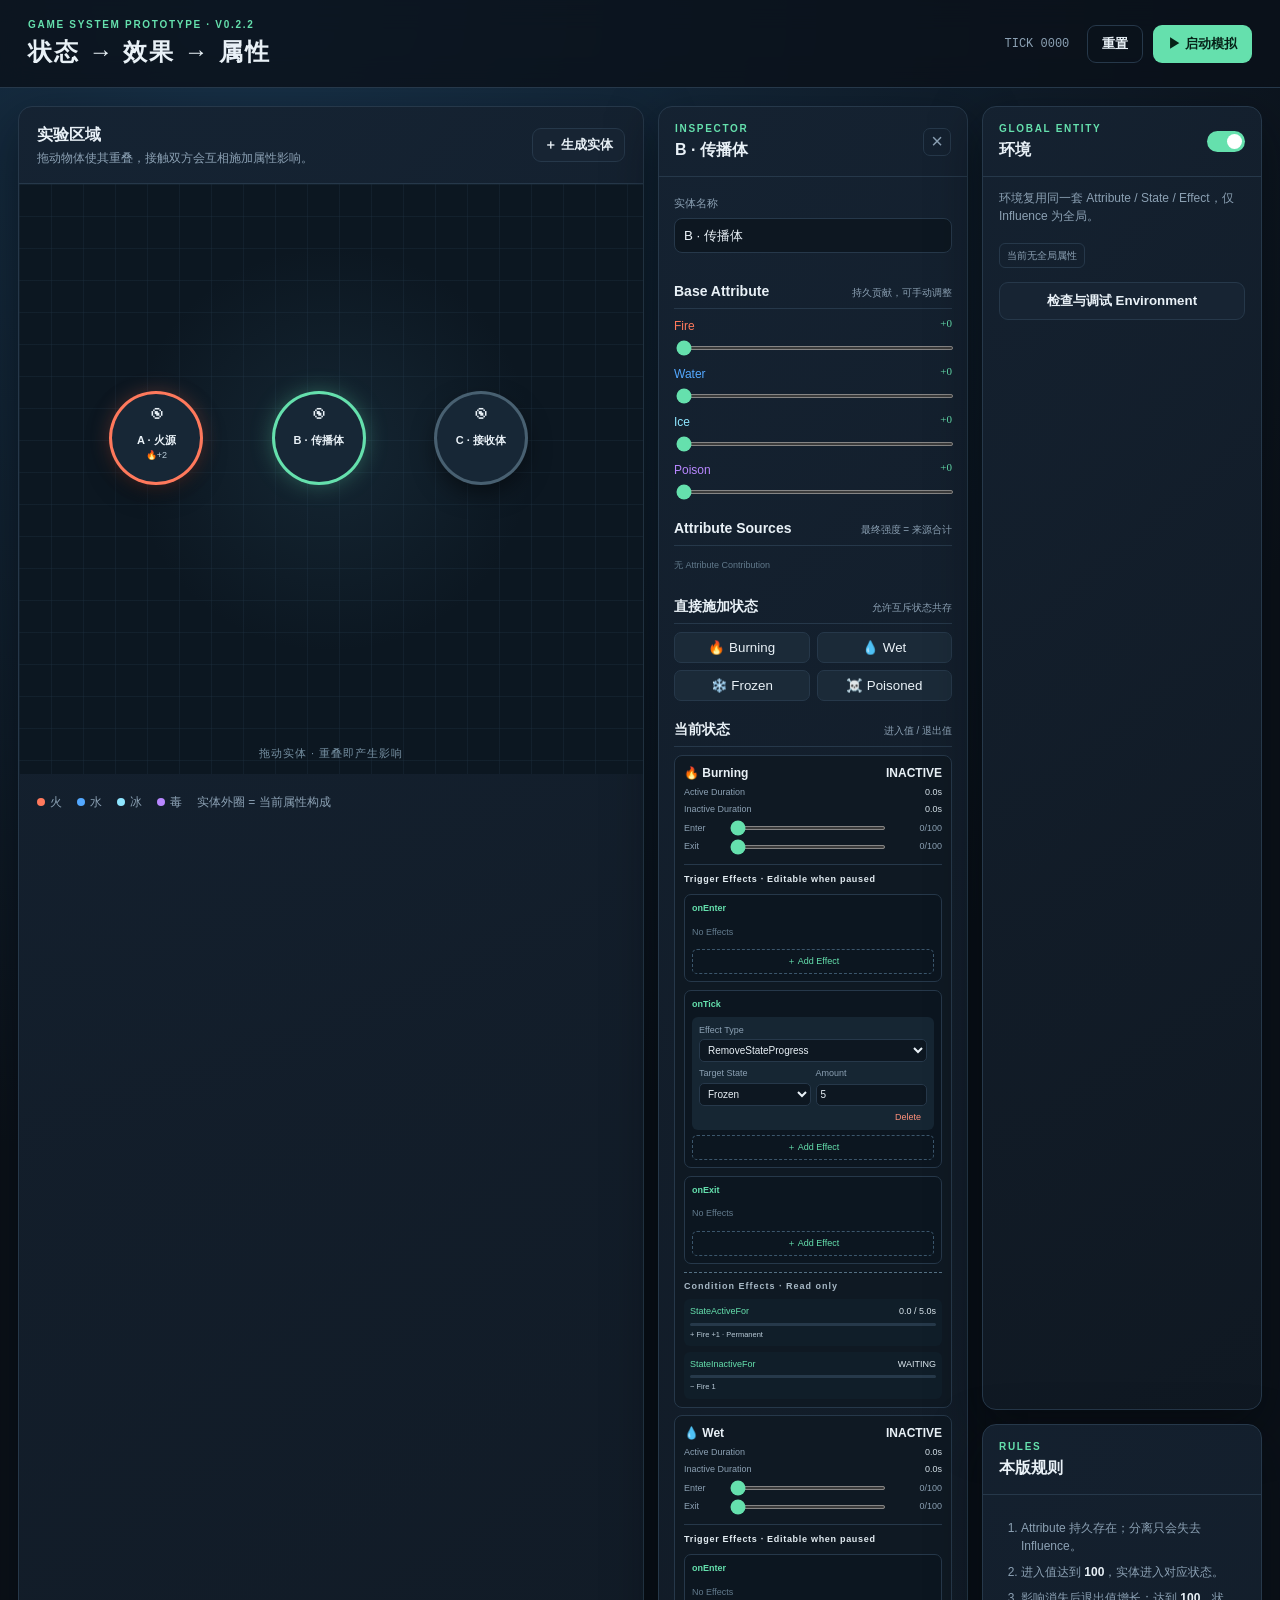
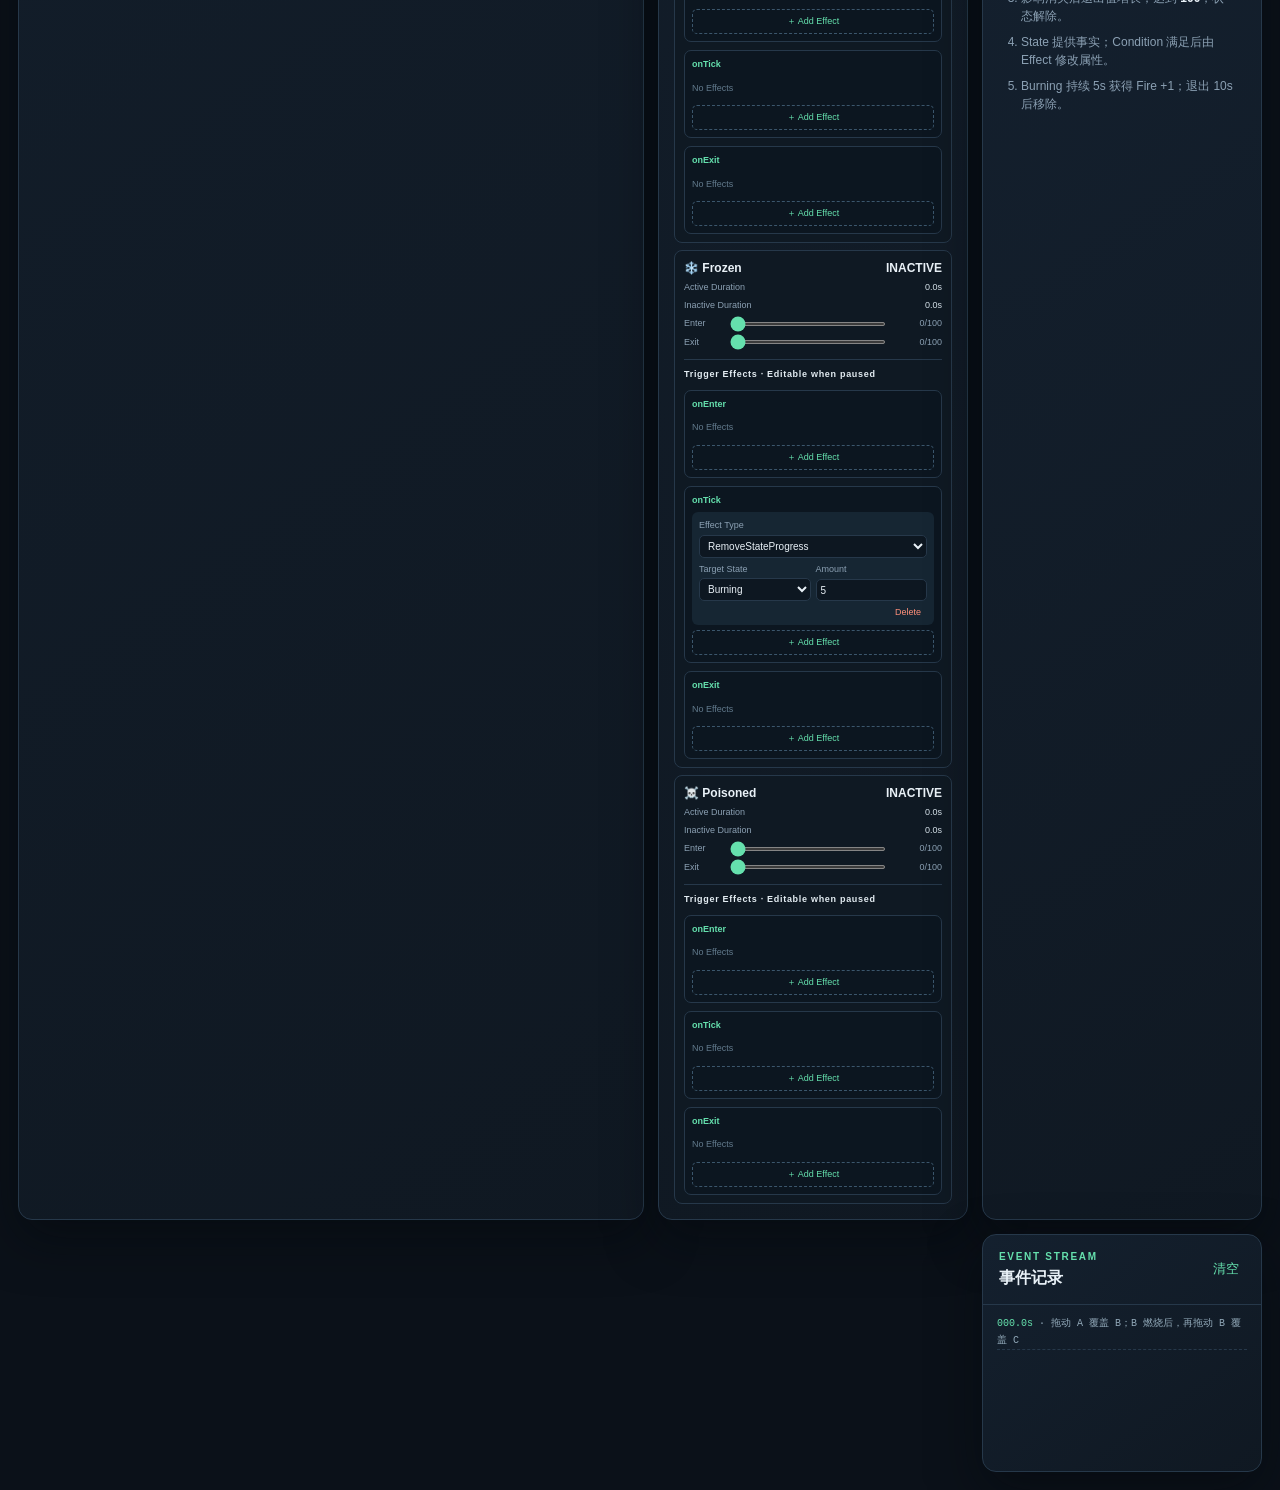
<file: index.html>
<!doctype html>
<html lang="zh-CN">
<head>
  <meta charset="UTF-8" />
  <meta name="viewport" content="width=device-width, initial-scale=1.0" />
  <meta name="theme-color" content="#101823" />
  <title>状态实验场 · Demo 01</title>
  <link rel="stylesheet" href="styles.css" />
  <link rel="stylesheet" href="v02.css" />
  <link rel="stylesheet" href="v021.css" />
  <link rel="stylesheet" href="v022.css" />
</head>
<body>
  <header class="topbar">
    <div>
      <p class="eyebrow">GAME SYSTEM PROTOTYPE · V0.2.2</p>
      <h1>状态 → 效果 → 属性</h1>
    </div>
    <div class="sim-controls">
      <span id="tickLabel" class="tick-label">TICK 0000</span>
      <button id="resetBtn" class="button ghost">重置</button>
      <button id="toggleBtn" class="button primary">▶ 启动模拟</button>
    </div>
  </header>

  <main class="layout">
    <section class="workspace panel">
      <div class="panel-heading">
        <div>
          <h2>实验区域</h2>
          <p>拖动物体使其重叠，接触双方会互相施加属性影响。</p>
        </div>
        <button id="createBtn" class="button compact">＋ 生成实体</button>
      </div>
      <div id="arena" class="arena" aria-label="实体实验区域">
        <div class="grid-glow"></div>
        <div class="arena-tip">拖动实体 · 重叠即产生影响</div>
      </div>
      <div class="legend">
        <span><i class="dot fire"></i>火</span><span><i class="dot water"></i>水</span>
        <span><i class="dot frost"></i>冰</span><span><i class="dot toxin"></i>毒</span>
        <span class="muted">实体外圈 = 当前属性构成</span>
      </div>
    </section>

    <aside class="inspector panel">
      <div class="panel-heading slim">
        <div><p class="eyebrow">INSPECTOR</p><h2 id="selectedName">未选择实体</h2></div>
        <button id="deleteBtn" class="icon-button" title="删除实体" disabled>×</button>
      </div>
      <div id="emptyInspector" class="empty-state">点击实验区域中的实体<br>查看并修改它的属性和状态</div>
      <div id="entityInspector" class="hidden">
        <label class="field-label" for="nameInput">实体名称</label>
        <input id="nameInput" class="text-input" maxlength="12" />

        <div class="section-title"><span>Base Attribute</span><small>持久贡献，可手动调整</small></div>
        <div id="attributeControls" class="control-list"></div>

        <div class="section-title"><span>Attribute Sources</span><small>最终强度 = 来源合计</small></div>
        <div id="contributionList" class="contribution-list"></div>

        <div class="section-title"><span>直接施加状态</span><small>允许互斥状态共存</small></div>
        <div id="statusButtons" class="status-buttons"></div>

        <div class="section-title"><span>当前状态</span><small>进入值 / 退出值</small></div>
        <div id="statusList" class="status-list"></div>
      </div>
    </aside>

    <section class="environment panel">
      <div class="panel-heading slim">
        <div><p class="eyebrow">GLOBAL ENTITY</p><h2>环境</h2></div>
        <label class="switch"><input id="envEnabled" type="checkbox" checked><span></span></label>
      </div>
      <p class="panel-copy">环境复用同一套 Attribute / State / Effect，仅 Influence 为全局。</p>
      <div id="environmentSummary" class="environment-summary"></div>
      <button id="inspectEnvBtn" class="button env-button">检查与调试 Environment</button>
    </section>

    <section class="rules panel">
      <div class="panel-heading slim"><div><p class="eyebrow">RULES</p><h2>本版规则</h2></div></div>
      <ol>
        <li>Attribute 持久存在；分离只会失去 Influence。</li>
        <li>进入值达到 <b>100</b>，实体进入对应状态。</li>
        <li>影响消失后退出值增长；达到 <b>100</b>，状态解除。</li>
        <li>State 提供事实；Condition 满足后由 Effect 修改属性。</li>
        <li>Burning 持续 5s 获得 Fire +1；退出 10s 后移除。</li>
      </ol>
    </section>

    <section class="timeline panel">
      <div class="panel-heading slim">
        <div><p class="eyebrow">EVENT STREAM</p><h2>事件记录</h2></div>
        <button id="clearLogBtn" class="text-button">清空</button>
      </div>
      <div id="eventLog" class="event-log"></div>
    </section>
  </main>

  <template id="rangeTemplate">
    <div class="range-row">
      <div class="range-meta"><span class="range-name"></span><output>0</output></div>
      <input type="range" min="0" max="100" step="10" value="0" />
    </div>
  </template>
  <script src="state-system.js"></script>
  <script src="app.js"></script>
</body>
</html>
</file>
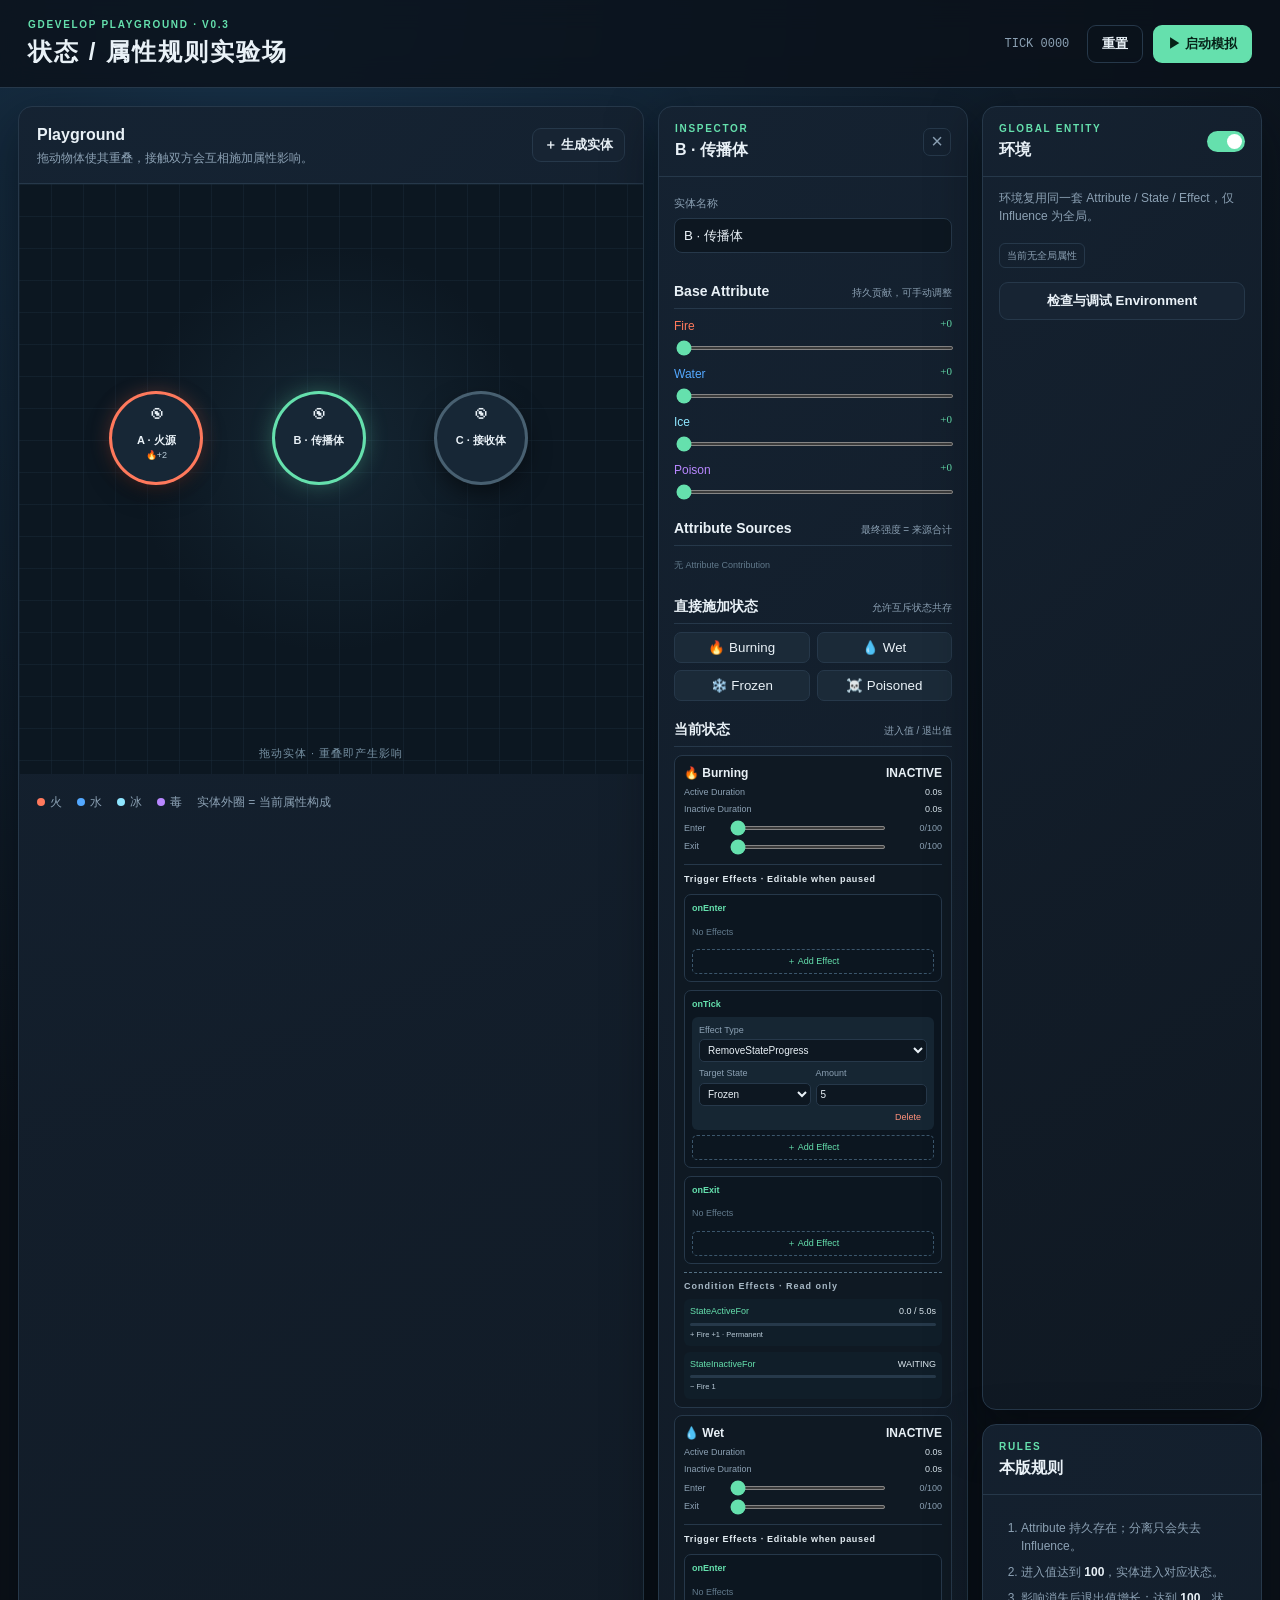
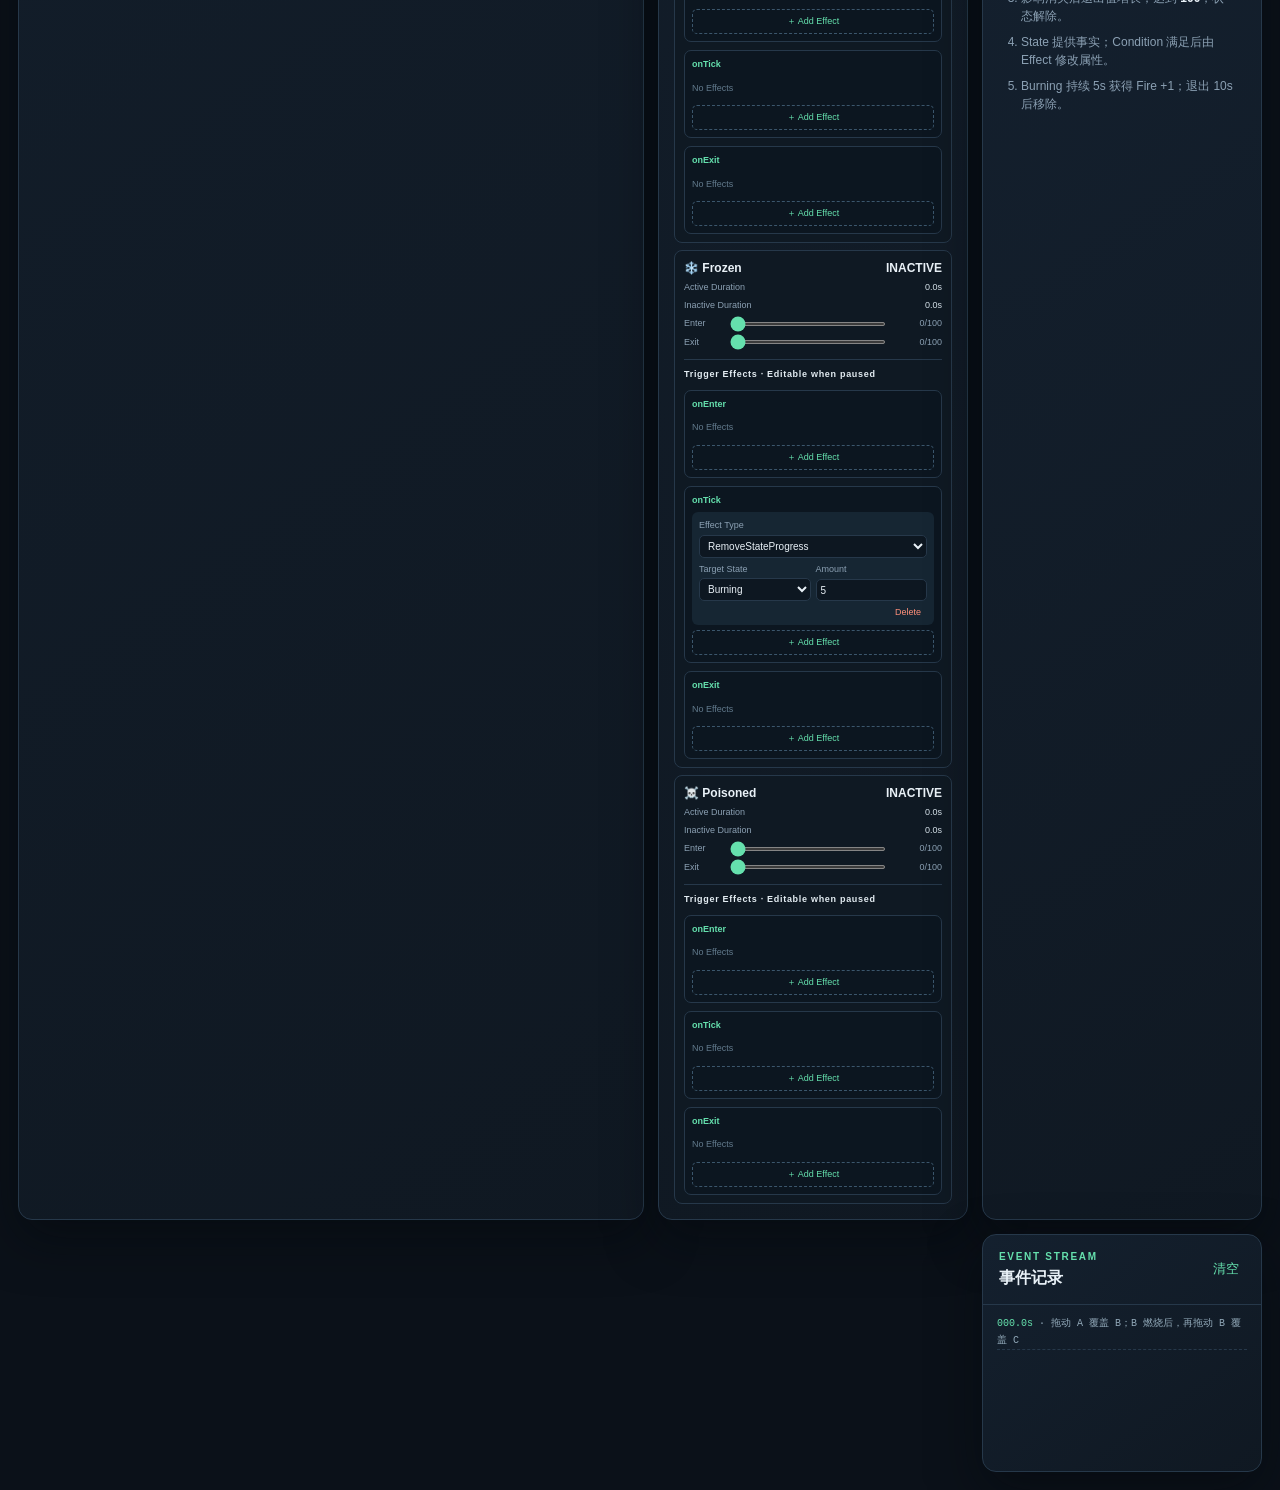
<file: web-build/index.html>
<!doctype html>
<html lang="zh-CN">
<head>
  <meta charset="UTF-8" />
  <meta name="viewport" content="width=device-width, initial-scale=1.0" />
  <meta name="theme-color" content="#101823" />
  <title>GDevelop Playground · Demo State 01</title>
  <link rel="stylesheet" href="styles.css" />
  <link rel="stylesheet" href="v02.css" />
  <link rel="stylesheet" href="v021.css" />
  <link rel="stylesheet" href="v022.css" />
</head>
<body>
  <header class="topbar">
    <div>
      <p class="eyebrow">GDEVELOP PLAYGROUND · V0.3</p>
      <h1>状态 / 属性规则实验场</h1>
    </div>
    <div class="sim-controls">
      <span id="tickLabel" class="tick-label">TICK 0000</span>
      <button id="resetBtn" class="button ghost">重置</button>
      <button id="toggleBtn" class="button primary">▶ 启动模拟</button>
    </div>
  </header>

  <main class="layout">
    <section class="workspace panel">
      <div class="panel-heading">
        <div>
          <h2>Playground</h2>
          <p>拖动物体使其重叠，接触双方会互相施加属性影响。</p>
        </div>
        <button id="createBtn" class="button compact">＋ 生成实体</button>
      </div>
      <div id="arena" class="arena" aria-label="实体实验区域">
        <div class="grid-glow"></div>
        <div class="arena-tip">拖动实体 · 重叠即产生影响</div>
      </div>
      <div class="legend">
        <span><i class="dot fire"></i>火</span><span><i class="dot water"></i>水</span>
        <span><i class="dot frost"></i>冰</span><span><i class="dot toxin"></i>毒</span>
        <span class="muted">实体外圈 = 当前属性构成</span>
      </div>
    </section>

    <aside class="inspector panel">
      <div class="panel-heading slim">
        <div><p class="eyebrow">INSPECTOR</p><h2 id="selectedName">未选择实体</h2></div>
        <button id="deleteBtn" class="icon-button" title="删除实体" disabled>×</button>
      </div>
      <div id="emptyInspector" class="empty-state">点击实验区域中的实体<br>查看并修改它的属性和状态</div>
      <div id="entityInspector" class="hidden">
        <label class="field-label" for="nameInput">实体名称</label>
        <input id="nameInput" class="text-input" maxlength="12" />

        <div class="section-title"><span>Base Attribute</span><small>持久贡献，可手动调整</small></div>
        <div id="attributeControls" class="control-list"></div>

        <div class="section-title"><span>Attribute Sources</span><small>最终强度 = 来源合计</small></div>
        <div id="contributionList" class="contribution-list"></div>

        <div class="section-title"><span>直接施加状态</span><small>允许互斥状态共存</small></div>
        <div id="statusButtons" class="status-buttons"></div>

        <div class="section-title"><span>当前状态</span><small>进入值 / 退出值</small></div>
        <div id="statusList" class="status-list"></div>
      </div>
    </aside>

    <section class="environment panel">
      <div class="panel-heading slim">
        <div><p class="eyebrow">GLOBAL ENTITY</p><h2>环境</h2></div>
        <label class="switch"><input id="envEnabled" type="checkbox" checked><span></span></label>
      </div>
      <p class="panel-copy">环境复用同一套 Attribute / State / Effect，仅 Influence 为全局。</p>
      <div id="environmentSummary" class="environment-summary"></div>
      <button id="inspectEnvBtn" class="button env-button">检查与调试 Environment</button>
    </section>

    <section class="rules panel">
      <div class="panel-heading slim"><div><p class="eyebrow">RULES</p><h2>本版规则</h2></div></div>
      <ol>
        <li>Attribute 持久存在；分离只会失去 Influence。</li>
        <li>进入值达到 <b>100</b>，实体进入对应状态。</li>
        <li>影响消失后退出值增长；达到 <b>100</b>，状态解除。</li>
        <li>State 提供事实；Condition 满足后由 Effect 修改属性。</li>
        <li>Burning 持续 5s 获得 Fire +1；退出 10s 后移除。</li>
      </ol>
    </section>

    <section class="timeline panel">
      <div class="panel-heading slim">
        <div><p class="eyebrow">EVENT STREAM</p><h2>事件记录</h2></div>
        <button id="clearLogBtn" class="text-button">清空</button>
      </div>
      <div id="eventLog" class="event-log"></div>
    </section>
  </main>

  <template id="rangeTemplate">
    <div class="range-row">
      <div class="range-meta"><span class="range-name"></span><output>0</output></div>
      <input type="range" min="0" max="100" step="10" value="0" />
    </div>
  </template>
  <script src="state-system.js"></script>
  <script src="app.js"></script>
</body>
</html>
</file>
<file: styles.css>
:root{--bg:#0b1119;--panel:#121c28;--panel2:#172433;--line:#26384a;--text:#e9f1f7;--muted:#8ba0b3;--accent:#65e0ad;--fire:#ff795c;--water:#53a8ff;--frost:#8ee6ff;--toxin:#b887ff;--shadow:0 18px 50px #03070c80}*{box-sizing:border-box}body{margin:0;min-height:100vh;background:radial-gradient(circle at 20% 0,#173148 0,transparent 36%),var(--bg);color:var(--text);font:14px/1.5 Inter,"PingFang SC","Microsoft YaHei",sans-serif}.topbar{height:88px;padding:15px 28px;display:flex;align-items:center;justify-content:space-between;border-bottom:1px solid var(--line);background:#0b1119cc;backdrop-filter:blur(14px);position:sticky;top:0;z-index:20}.topbar h1,.panel h2{margin:0;font-weight:700}.topbar h1{font-size:24px;letter-spacing:2px}.eyebrow{margin:0 0 2px;color:var(--accent);font-size:10px;font-weight:800;letter-spacing:1.7px}.sim-controls{display:flex;align-items:center;gap:10px}.tick-label{font:12px ui-monospace,monospace;color:var(--muted);margin-right:8px}.button{border:1px solid var(--line);border-radius:9px;padding:9px 14px;background:var(--panel2);color:var(--text);cursor:pointer;font-weight:650}.button:hover{filter:brightness(1.14)}.button.primary{background:var(--accent);color:#062117;border-color:transparent}.button.ghost{background:transparent}.button.compact{padding:7px 11px}.layout{padding:18px;display:grid;grid-template-columns:minmax(480px,1fr) 310px 280px;grid-template-rows:auto auto;gap:14px;max-width:1600px;margin:auto}.panel{background:linear-gradient(145deg,#152231e8,#101923e8);border:1px solid var(--line);border-radius:14px;box-shadow:var(--shadow);overflow:hidden}.panel-heading{padding:16px 18px;display:flex;align-items:center;justify-content:space-between;border-bottom:1px solid var(--line)}.panel-heading.slim{padding:14px 16px}.panel-heading h2{font-size:16px}.panel-heading p:not(.eyebrow){color:var(--muted);margin:2px 0 0;font-size:12px}.workspace{grid-row:1/3;min-height:700px}.arena{height:590px;position:relative;overflow:hidden;background-color:#0c1721;background-image:linear-gradient(#20344455 1px,transparent 1px),linear-gradient(90deg,#20344455 1px,transparent 1px);background-size:32px 32px;touch-action:none}.grid-glow{position:absolute;inset:0;background:radial-gradient(circle at 50% 45%,#37617a33,transparent 45%);pointer-events:none}.arena-tip{position:absolute;bottom:13px;left:50%;transform:translateX(-50%);color:#7690a2;font-size:11px;letter-spacing:1px;pointer-events:none}.entity{position:absolute;width:88px;height:88px;border-radius:50%;display:flex;align-items:center;justify-content:center;cursor:grab;user-select:none;transform:translate(-50%,-50%);background:#172736;box-shadow:0 0 0 3px #486071,0 10px 25px #0008;transition:box-shadow .2s,filter .2s}.entity:active{cursor:grabbing}.entity.selected{box-shadow:0 0 0 3px var(--accent),0 0 24px #65e0ad66}.entity.overlap{filter:brightness(1.22)}.entity-core{text-align:center;pointer-events:none}.entity-icon{font-size:25px;display:block}.entity-name{font-size:11px;font-weight:700;max-width:74px;white-space:nowrap;overflow:hidden;text-overflow:ellipsis}.entity-states{font-size:12px;min-height:18px}.legend{height:55px;padding:0 18px;display:flex;align-items:center;gap:15px;color:var(--muted);font-size:12px}.dot{display:inline-block;width:8px;height:8px;border-radius:50%;margin-right:5px}.fire{background:var(--fire)}.water{background:var(--water)}.frost{background:var(--frost)}.toxin{background:var(--toxin)}.muted{color:var(--muted)}.inspector{grid-column:2;grid-row:1/3}.icon-button{border:1px solid var(--line);background:transparent;color:var(--muted);border-radius:7px;width:28px;height:28px;font-size:20px;cursor:pointer}.icon-button:disabled{opacity:.3;cursor:not-allowed}.empty-state{text-align:center;color:var(--muted);padding:90px 20px}.hidden{display:none!important}#entityInspector{padding:15px}.field-label{font-size:11px;color:var(--muted)}.text-input{width:100%;margin:5px 0 10px;padding:9px;border-radius:8px;border:1px solid var(--line);background:#0d1721;color:var(--text)}.section-title{margin:18px 0 8px;display:flex;align-items:baseline;justify-content:space-between;border-bottom:1px solid var(--line);padding-bottom:6px;font-weight:700}.section-title small{font-size:10px;color:var(--muted);font-weight:400}.control-list{display:grid;gap:9px}.range-meta{display:flex;justify-content:space-between;font-size:12px}.range-meta output{font:11px ui-monospace;color:var(--accent)}input[type=range]{width:100%;height:4px;accent-color:var(--accent)}.status-buttons{display:grid;grid-template-columns:1fr 1fr;gap:7px}.status-buttons button{border:1px solid var(--line);border-radius:7px;background:#1b2a38;color:var(--text);padding:7px;cursor:pointer}.status-list{display:grid;gap:7px}.status-card{padding:8px 9px;border:1px solid var(--line);border-radius:8px;background:#0f1923}.status-card.active{border-color:#ffffff42}.status-head,.meter-label{display:flex;justify-content:space-between}.status-head{font-size:12px;font-weight:700}.meter-label{font-size:9px;color:var(--muted);margin-top:4px}.meter{height:3px;background:#26394a;border-radius:3px;overflow:hidden}.meter i{display:block;height:100%;background:var(--accent)}.environment{grid-column:3}.panel-copy{padding:0 16px;color:var(--muted);font-size:12px}.environment .control-list{padding:10px 16px 18px}.switch input{display:none}.switch span{display:block;width:38px;height:21px;border-radius:20px;background:#344657;position:relative;cursor:pointer}.switch span:after{content:"";position:absolute;width:15px;height:15px;background:white;border-radius:50%;top:3px;left:3px;transition:.2s}.switch input:checked+span{background:var(--accent)}.switch input:checked+span:after{left:20px}.rules{grid-column:3}.rules ol{padding:4px 27px 15px 38px;color:var(--muted);font-size:12px}.rules li{margin:8px 0}.rules b{color:var(--text)}.timeline{grid-column:3}.text-button{border:0;background:none;color:var(--accent);cursor:pointer}.event-log{height:166px;padding:10px 14px;overflow:auto;font:10px/1.7 ui-monospace,monospace;color:#91a8b8}.log-item{border-bottom:1px dashed #26384a}.log-item b{color:var(--accent);font-weight:500}@media(max-width:1080px){.layout{grid-template-columns:1fr 310px}.workspace{grid-row:auto}.inspector{grid-column:2;grid-row:1/3}.environment,.rules,.timeline{grid-column:1}.workspace{min-height:0}.arena{height:520px}}@media(max-width:720px){.topbar{height:auto;padding:12px;align-items:flex-start}.topbar h1{font-size:19px}.tick-label,.button.ghost{display:none}.layout{display:block;padding:9px}.panel{margin-bottom:10px}.workspace{min-height:0}.arena{height:430px}.inspector{min-height:300px}.legend{overflow:auto}.entity{width:76px;height:76px}}
</file>
<file: v02.css>
.entity-attrs{font-size:9px;color:#b9cbd8;min-height:14px}.contribution-list{display:grid;gap:6px}.contribution-group{padding:7px 9px;border:1px solid var(--line);border-radius:8px;background:#0d1721}.contribution-total{font-size:12px;font-weight:700;margin-bottom:3px}.contribution-group>div:not(.contribution-total){display:flex;justify-content:space-between;font-size:10px;color:var(--muted)}.contribution-group b{color:var(--text);font-weight:500}.progress-edit{display:grid;grid-template-columns:38px 1fr 52px;gap:6px;align-items:center;margin-top:5px;font-size:9px;color:var(--muted)}.progress-edit input{min-width:0}.progress-edit output{text-align:right}.effects{margin-top:8px;padding-top:6px;border-top:1px dashed var(--line);font-size:9px}.effects strong{color:var(--muted);letter-spacing:1px}.effect-line{display:grid;grid-template-columns:50px 1fr;color:#c7d6e0;margin-top:3px}.effect-line span{color:var(--accent)}.no-effects{font-size:9px;color:#61798b;padding:5px 0}.environment-summary{display:flex;flex-wrap:wrap;gap:6px;padding:6px 16px}.environment-summary span{padding:4px 7px;border:1px solid var(--line);border-radius:6px;font-size:10px}.env-button{margin:8px 16px 18px;width:calc(100% - 32px)}.log-item.effect{color:#ffd28c}.log-item.state{color:#fff}.log-item.trigger{color:#b7f5d9}.log-item.manual{color:#a8b9c6}
</file>
<file: v021.css>
.duration-line{display:flex;justify-content:space-between;margin-top:4px;font-size:9px;color:var(--muted)}.duration-line b{color:#d6e2ea;font-weight:500}.rules-view{margin-top:8px;padding-top:7px;border-top:1px dashed var(--line);font-size:9px}.rules-view>strong{color:var(--muted);letter-spacing:1px}.rule-line{margin-top:6px;padding:6px;border-radius:6px;background:#101e29}.rule-line>div:first-child{display:flex;justify-content:space-between}.rule-line span{color:var(--accent)}.rule-line b{font-weight:500;color:#dce8ef}.rule-line small{display:block;margin-top:3px;color:#b9cbd8}.rule-meter{height:3px;margin-top:4px;background:#26394a;border-radius:3px;overflow:hidden}.rule-meter i{display:block;height:100%;background:var(--accent);transition:width .1s}.log-item.rule{color:#78e0b4}
</file>
<file: v022.css>
.trigger-editor{margin-top:10px;padding-top:8px;border-top:1px solid var(--line);font-size:9px}.trigger-editor>strong{color:#e4edf3;letter-spacing:.7px}.editing-locked{margin-top:6px;padding:6px;border:1px solid #ffbd6b55;border-radius:6px;color:#ffc77e;background:#2b2117}.trigger-block{margin-top:8px;padding:7px;border:1px solid var(--line);border-radius:7px;background:#0c1620}.trigger-title{font-weight:700;color:var(--accent);margin-bottom:5px}.effect-editor{display:grid;grid-template-columns:1fr 1fr;gap:5px;padding:7px;margin-top:5px;border-radius:6px;background:#162633}.effect-editor label{display:grid;gap:2px;color:var(--muted)}.effect-editor label:first-child{grid-column:1/-1}.effect-editor select,.effect-editor input{width:100%;min-width:0;border:1px solid var(--line);border-radius:5px;padding:4px;background:#0d1721;color:var(--text);font-size:10px}.effect-editor select:disabled,.effect-editor input:disabled,.effect-editor button:disabled,.add-effect:disabled{opacity:.45;cursor:not-allowed}.effect-delete{grid-column:1/-1;border:0;background:none;color:#ff907a;text-align:right;font-size:9px;cursor:pointer}.add-effect{width:100%;margin-top:5px;padding:5px;border:1px dashed #3b566c;border-radius:5px;background:transparent;color:var(--accent);font-size:9px;cursor:pointer}.rules-view{border-top-color:#547083}.rules-view>strong{color:#a8b9c6}
</file>
<file: web-build/styles.css>
:root{--bg:#0b1119;--panel:#121c28;--panel2:#172433;--line:#26384a;--text:#e9f1f7;--muted:#8ba0b3;--accent:#65e0ad;--fire:#ff795c;--water:#53a8ff;--frost:#8ee6ff;--toxin:#b887ff;--shadow:0 18px 50px #03070c80}*{box-sizing:border-box}body{margin:0;min-height:100vh;background:radial-gradient(circle at 20% 0,#173148 0,transparent 36%),var(--bg);color:var(--text);font:14px/1.5 Inter,"PingFang SC","Microsoft YaHei",sans-serif}.topbar{height:88px;padding:15px 28px;display:flex;align-items:center;justify-content:space-between;border-bottom:1px solid var(--line);background:#0b1119cc;backdrop-filter:blur(14px);position:sticky;top:0;z-index:20}.topbar h1,.panel h2{margin:0;font-weight:700}.topbar h1{font-size:24px;letter-spacing:2px}.eyebrow{margin:0 0 2px;color:var(--accent);font-size:10px;font-weight:800;letter-spacing:1.7px}.sim-controls{display:flex;align-items:center;gap:10px}.tick-label{font:12px ui-monospace,monospace;color:var(--muted);margin-right:8px}.button{border:1px solid var(--line);border-radius:9px;padding:9px 14px;background:var(--panel2);color:var(--text);cursor:pointer;font-weight:650}.button:hover{filter:brightness(1.14)}.button.primary{background:var(--accent);color:#062117;border-color:transparent}.button.ghost{background:transparent}.button.compact{padding:7px 11px}.layout{padding:18px;display:grid;grid-template-columns:minmax(480px,1fr) 310px 280px;grid-template-rows:auto auto;gap:14px;max-width:1600px;margin:auto}.panel{background:linear-gradient(145deg,#152231e8,#101923e8);border:1px solid var(--line);border-radius:14px;box-shadow:var(--shadow);overflow:hidden}.panel-heading{padding:16px 18px;display:flex;align-items:center;justify-content:space-between;border-bottom:1px solid var(--line)}.panel-heading.slim{padding:14px 16px}.panel-heading h2{font-size:16px}.panel-heading p:not(.eyebrow){color:var(--muted);margin:2px 0 0;font-size:12px}.workspace{grid-row:1/3;min-height:700px}.arena{height:590px;position:relative;overflow:hidden;background-color:#0c1721;background-image:linear-gradient(#20344455 1px,transparent 1px),linear-gradient(90deg,#20344455 1px,transparent 1px);background-size:32px 32px;touch-action:none}.grid-glow{position:absolute;inset:0;background:radial-gradient(circle at 50% 45%,#37617a33,transparent 45%);pointer-events:none}.arena-tip{position:absolute;bottom:13px;left:50%;transform:translateX(-50%);color:#7690a2;font-size:11px;letter-spacing:1px;pointer-events:none}.entity{position:absolute;width:88px;height:88px;border-radius:50%;display:flex;align-items:center;justify-content:center;cursor:grab;user-select:none;transform:translate(-50%,-50%);background:#172736;box-shadow:0 0 0 3px #486071,0 10px 25px #0008;transition:box-shadow .2s,filter .2s}.entity:active{cursor:grabbing}.entity.selected{box-shadow:0 0 0 3px var(--accent),0 0 24px #65e0ad66}.entity.overlap{filter:brightness(1.22)}.entity-core{text-align:center;pointer-events:none}.entity-icon{font-size:25px;display:block}.entity-name{font-size:11px;font-weight:700;max-width:74px;white-space:nowrap;overflow:hidden;text-overflow:ellipsis}.entity-states{font-size:12px;min-height:18px}.legend{height:55px;padding:0 18px;display:flex;align-items:center;gap:15px;color:var(--muted);font-size:12px}.dot{display:inline-block;width:8px;height:8px;border-radius:50%;margin-right:5px}.fire{background:var(--fire)}.water{background:var(--water)}.frost{background:var(--frost)}.toxin{background:var(--toxin)}.muted{color:var(--muted)}.inspector{grid-column:2;grid-row:1/3}.icon-button{border:1px solid var(--line);background:transparent;color:var(--muted);border-radius:7px;width:28px;height:28px;font-size:20px;cursor:pointer}.icon-button:disabled{opacity:.3;cursor:not-allowed}.empty-state{text-align:center;color:var(--muted);padding:90px 20px}.hidden{display:none!important}#entityInspector{padding:15px}.field-label{font-size:11px;color:var(--muted)}.text-input{width:100%;margin:5px 0 10px;padding:9px;border-radius:8px;border:1px solid var(--line);background:#0d1721;color:var(--text)}.section-title{margin:18px 0 8px;display:flex;align-items:baseline;justify-content:space-between;border-bottom:1px solid var(--line);padding-bottom:6px;font-weight:700}.section-title small{font-size:10px;color:var(--muted);font-weight:400}.control-list{display:grid;gap:9px}.range-meta{display:flex;justify-content:space-between;font-size:12px}.range-meta output{font:11px ui-monospace;color:var(--accent)}input[type=range]{width:100%;height:4px;accent-color:var(--accent)}.status-buttons{display:grid;grid-template-columns:1fr 1fr;gap:7px}.status-buttons button{border:1px solid var(--line);border-radius:7px;background:#1b2a38;color:var(--text);padding:7px;cursor:pointer}.status-list{display:grid;gap:7px}.status-card{padding:8px 9px;border:1px solid var(--line);border-radius:8px;background:#0f1923}.status-card.active{border-color:#ffffff42}.status-head,.meter-label{display:flex;justify-content:space-between}.status-head{font-size:12px;font-weight:700}.meter-label{font-size:9px;color:var(--muted);margin-top:4px}.meter{height:3px;background:#26394a;border-radius:3px;overflow:hidden}.meter i{display:block;height:100%;background:var(--accent)}.environment{grid-column:3}.panel-copy{padding:0 16px;color:var(--muted);font-size:12px}.environment .control-list{padding:10px 16px 18px}.switch input{display:none}.switch span{display:block;width:38px;height:21px;border-radius:20px;background:#344657;position:relative;cursor:pointer}.switch span:after{content:"";position:absolute;width:15px;height:15px;background:white;border-radius:50%;top:3px;left:3px;transition:.2s}.switch input:checked+span{background:var(--accent)}.switch input:checked+span:after{left:20px}.rules{grid-column:3}.rules ol{padding:4px 27px 15px 38px;color:var(--muted);font-size:12px}.rules li{margin:8px 0}.rules b{color:var(--text)}.timeline{grid-column:3}.text-button{border:0;background:none;color:var(--accent);cursor:pointer}.event-log{height:166px;padding:10px 14px;overflow:auto;font:10px/1.7 ui-monospace,monospace;color:#91a8b8}.log-item{border-bottom:1px dashed #26384a}.log-item b{color:var(--accent);font-weight:500}@media(max-width:1080px){.layout{grid-template-columns:1fr 310px}.workspace{grid-row:auto}.inspector{grid-column:2;grid-row:1/3}.environment,.rules,.timeline{grid-column:1}.workspace{min-height:0}.arena{height:520px}}@media(max-width:720px){.topbar{height:auto;padding:12px;align-items:flex-start}.topbar h1{font-size:19px}.tick-label,.button.ghost{display:none}.layout{display:block;padding:9px}.panel{margin-bottom:10px}.workspace{min-height:0}.arena{height:430px}.inspector{min-height:300px}.legend{overflow:auto}.entity{width:76px;height:76px}}
</file>
<file: web-build/v02.css>
.entity-attrs{font-size:9px;color:#b9cbd8;min-height:14px}.contribution-list{display:grid;gap:6px}.contribution-group{padding:7px 9px;border:1px solid var(--line);border-radius:8px;background:#0d1721}.contribution-total{font-size:12px;font-weight:700;margin-bottom:3px}.contribution-group>div:not(.contribution-total){display:flex;justify-content:space-between;font-size:10px;color:var(--muted)}.contribution-group b{color:var(--text);font-weight:500}.progress-edit{display:grid;grid-template-columns:38px 1fr 52px;gap:6px;align-items:center;margin-top:5px;font-size:9px;color:var(--muted)}.progress-edit input{min-width:0}.progress-edit output{text-align:right}.effects{margin-top:8px;padding-top:6px;border-top:1px dashed var(--line);font-size:9px}.effects strong{color:var(--muted);letter-spacing:1px}.effect-line{display:grid;grid-template-columns:50px 1fr;color:#c7d6e0;margin-top:3px}.effect-line span{color:var(--accent)}.no-effects{font-size:9px;color:#61798b;padding:5px 0}.environment-summary{display:flex;flex-wrap:wrap;gap:6px;padding:6px 16px}.environment-summary span{padding:4px 7px;border:1px solid var(--line);border-radius:6px;font-size:10px}.env-button{margin:8px 16px 18px;width:calc(100% - 32px)}.log-item.effect{color:#ffd28c}.log-item.state{color:#fff}.log-item.trigger{color:#b7f5d9}.log-item.manual{color:#a8b9c6}
</file>
<file: web-build/v021.css>
.duration-line{display:flex;justify-content:space-between;margin-top:4px;font-size:9px;color:var(--muted)}.duration-line b{color:#d6e2ea;font-weight:500}.rules-view{margin-top:8px;padding-top:7px;border-top:1px dashed var(--line);font-size:9px}.rules-view>strong{color:var(--muted);letter-spacing:1px}.rule-line{margin-top:6px;padding:6px;border-radius:6px;background:#101e29}.rule-line>div:first-child{display:flex;justify-content:space-between}.rule-line span{color:var(--accent)}.rule-line b{font-weight:500;color:#dce8ef}.rule-line small{display:block;margin-top:3px;color:#b9cbd8}.rule-meter{height:3px;margin-top:4px;background:#26394a;border-radius:3px;overflow:hidden}.rule-meter i{display:block;height:100%;background:var(--accent);transition:width .1s}.log-item.rule{color:#78e0b4}
</file>
<file: web-build/v022.css>
.trigger-editor{margin-top:10px;padding-top:8px;border-top:1px solid var(--line);font-size:9px}.trigger-editor>strong{color:#e4edf3;letter-spacing:.7px}.editing-locked{margin-top:6px;padding:6px;border:1px solid #ffbd6b55;border-radius:6px;color:#ffc77e;background:#2b2117}.trigger-block{margin-top:8px;padding:7px;border:1px solid var(--line);border-radius:7px;background:#0c1620}.trigger-title{font-weight:700;color:var(--accent);margin-bottom:5px}.effect-editor{display:grid;grid-template-columns:1fr 1fr;gap:5px;padding:7px;margin-top:5px;border-radius:6px;background:#162633}.effect-editor label{display:grid;gap:2px;color:var(--muted)}.effect-editor label:first-child{grid-column:1/-1}.effect-editor select,.effect-editor input{width:100%;min-width:0;border:1px solid var(--line);border-radius:5px;padding:4px;background:#0d1721;color:var(--text);font-size:10px}.effect-editor select:disabled,.effect-editor input:disabled,.effect-editor button:disabled,.add-effect:disabled{opacity:.45;cursor:not-allowed}.effect-delete{grid-column:1/-1;border:0;background:none;color:#ff907a;text-align:right;font-size:9px;cursor:pointer}.add-effect{width:100%;margin-top:5px;padding:5px;border:1px dashed #3b566c;border-radius:5px;background:transparent;color:var(--accent);font-size:9px;cursor:pointer}.rules-view{border-top-color:#547083}.rules-view>strong{color:#a8b9c6}
</file>
